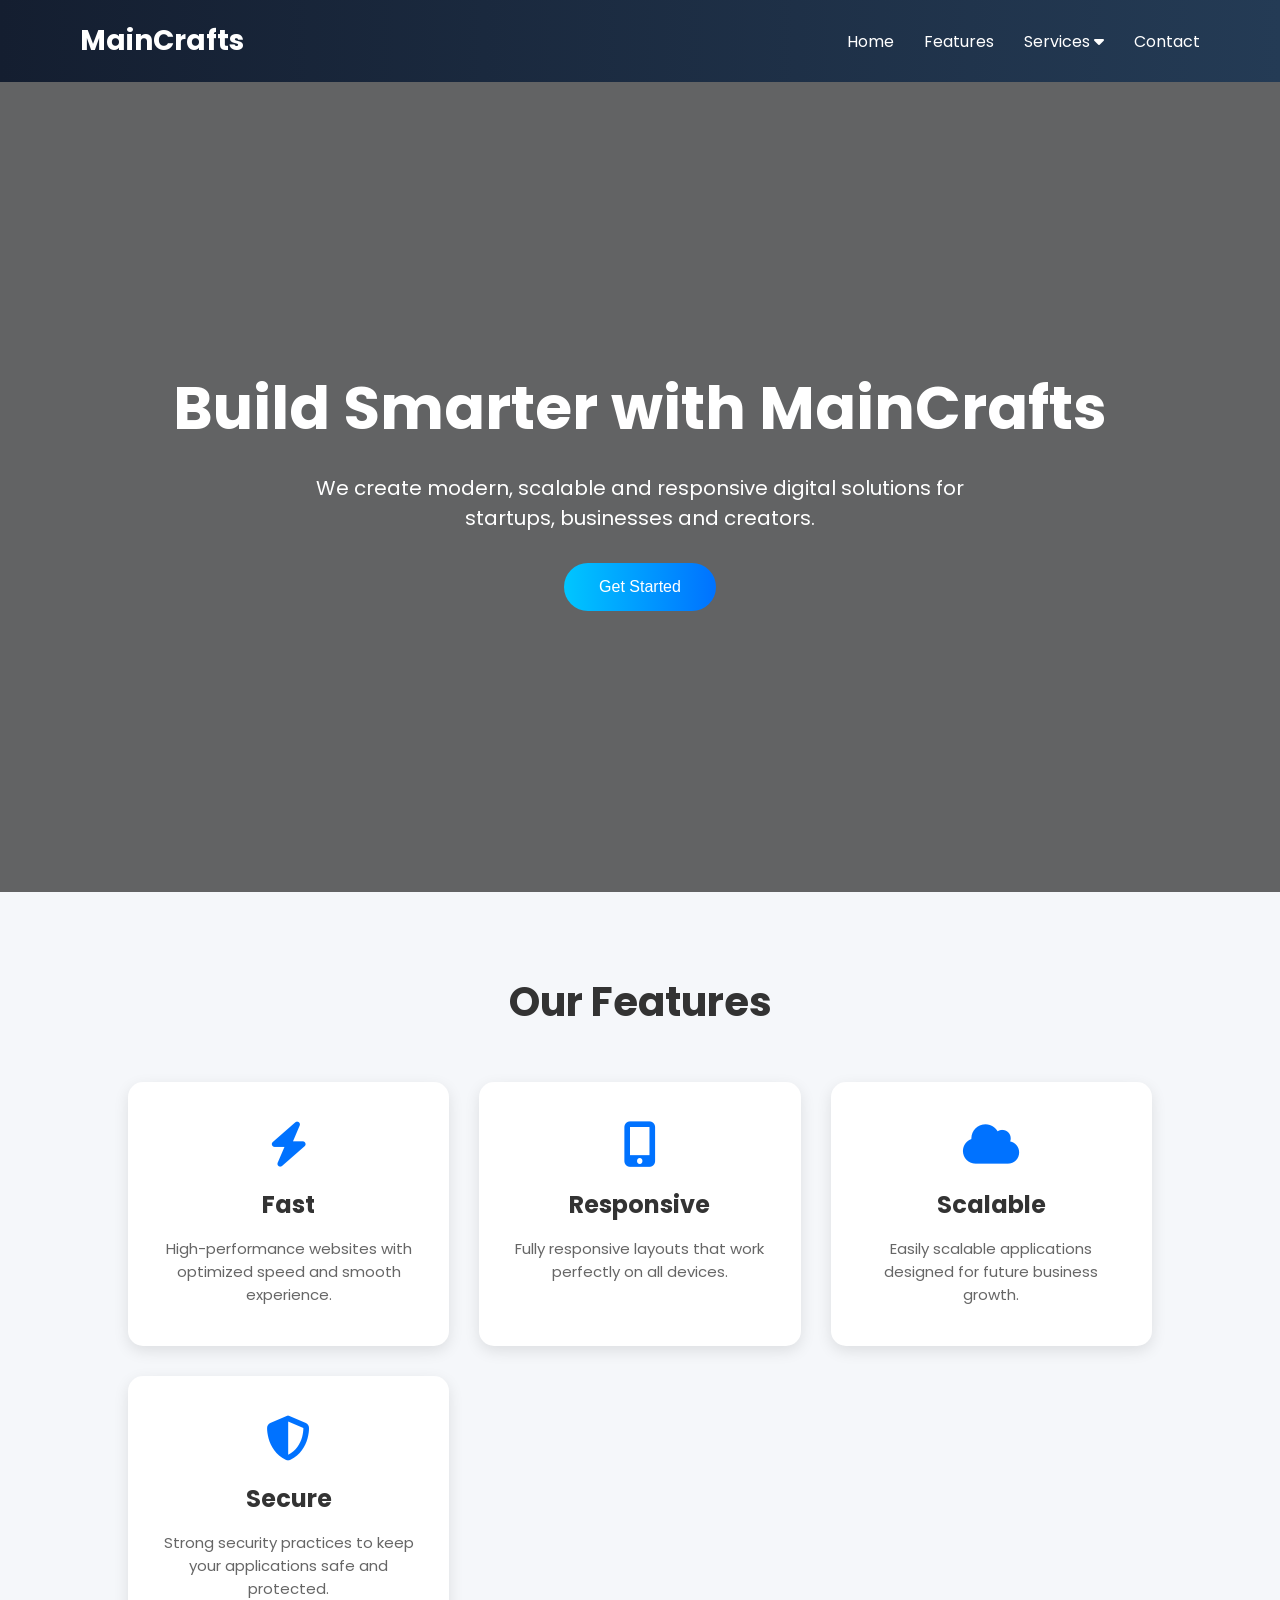
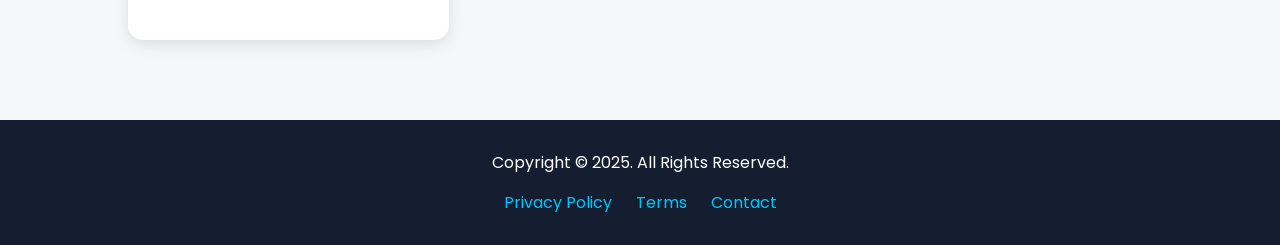
<file: Task 1 /index.html>
<!DOCTYPE html>
<html lang="en">

<head>
    <meta charset="UTF-8">
    <meta name="viewport" content="width=device-width, initial-scale=1.0">

    <title>MainCrafts Landing Page</title>

    <!-- Google Fonts -->
    <link href="https://fonts.googleapis.com/css2?family=Poppins:wght@300;400;500;600;700&display=swap"
        rel="stylesheet">

    <!-- Font Awesome -->
    <link rel="stylesheet"
        href="https://cdnjs.cloudflare.com/ajax/libs/font-awesome/6.5.1/css/all.min.css">

    <style>

        /* ================= RESET ================= */

        *{
            margin: 0;
            padding: 0;
            box-sizing: border-box;
        }

        /* ================= BODY ================= */

        body{
            font-family: 'Poppins', sans-serif;
            background: #f5f7fa;
            color: #333333;
        }

        /* ================= HEADER ================= */

        header{
            display: flex;
            justify-content: space-between;
            align-items: center;

            padding: 20px 80px;

            background: linear-gradient(to right, #141e30, #243b55);

            color: white;

            position: sticky;
            top: 0;

            z-index: 1000;
        }

        /* Logo */

        .logo{
            font-size: 28px;
            font-weight: 700;
            cursor: pointer;
        }

        /* ================= NAVIGATION ================= */

        .nav-links{
            display: flex;
            list-style: none;
            gap: 30px;
        }

        .nav-links li{
            position: relative;
        }

        .nav-links li a{
            text-decoration: none;
            color: white;
            font-size: 16px;
            transition: 0.3s;
        }

        .nav-links li a:hover{
            color: #45c0df;
        }

        /* ================= DROPDOWN ================= */

        .dropdown-menu{
            position: absolute;

            top: 35px;
            left: 0;

            background: white;

            width: 220px;

            border-radius: 10px;

            overflow: hidden;

            display: none;

            box-shadow: 0 5px 15px rgba(0,0,0,0.2);
        }

        .dropdown-menu li{
            list-style: none;
        }

        .dropdown-menu li a{
            display: block;
            padding: 12px 15px;
            color: #333;
        }

        .dropdown-menu li a:hover{
            background: #f2f2f2;
        }

        /* Show Dropdown */

        .dropdown:hover .dropdown-menu{
            display: block;
        }

        /* ================= HERO SECTION ================= */

        .hero{
            height: 90vh;

            display: flex;
            justify-content: center;
            align-items: center;

            text-align: center;

            padding: 20px;

            background:
                linear-gradient(rgba(0,0,0,0.6),
                rgba(0,0,0,0.6)),
                url('https://images.unsplash.com/photo-1498050108023-c5249f4df085');

            background-size: cover;
            background-position: center;

            color: white;
        }

        .hero-content h1{
            font-size: 60px;
            margin-bottom: 20px;
        }

        .hero-content p{
            font-size: 20px;
            max-width: 700px;
            margin: auto;
            margin-bottom: 30px;
        }

        /* Button */

        .hero-content button{
            padding: 15px 35px;

            border: none;
            border-radius: 50px;

            background: linear-gradient(to right, #00c6ff, #0072ff);

            color: white;

            font-size: 16px;

            cursor: pointer;

            transition: 0.3s;
        }

        .hero-content button:hover{
            transform: scale(1.05);
        }

        /* ================= FEATURES SECTION ================= */

        .features{
            padding: 80px 10%;
            text-align: center;
        }

        .features h2{
            font-size: 40px;
            margin-bottom: 50px;
        }

        .feature-container{
            display: grid;

            grid-template-columns: repeat(auto-fit, minmax(250px,1fr));

            gap: 30px;
        }

        /* Cards */

        .card{
            background: white;

            padding: 40px 25px;

            border-radius: 15px;

            box-shadow: 0 5px 15px rgba(0,0,0,0.1);

            transition: 0.3s;
        }

        .card:hover{
            transform: translateY(-10px);
        }

        /* Icons */

        .card i{
            font-size: 45px;

            margin-bottom: 20px;

            color: #0072ff;
        }

        /* Card Title */

        .card h3{
            margin-bottom: 15px;
            font-size: 24px;
        }

        /* Card Text */

        .card p{
            color: #666;
            font-size: 15px;
        }

        /* ================= FOOTER ================= */

        footer{
            background: #141e30;

            color: white;

            text-align: center;

            padding: 30px 20px;
        }

        .footer-links{
            margin-top: 15px;
        }

        .footer-links a{
            color: #00c6ff;

            text-decoration: none;

            margin: 0 10px;
        }

        .footer-links a:hover{
            text-decoration: underline;
        }

        /* ================= RESPONSIVE ================= */

       @media(max-width:768px){

    /* HEADER */

    header{
        flex-direction: column;
        align-items: center;

        padding: 15px 20px;
    }

    /* NAVBAR */

    .nav-links{
        flex-direction: column;

        gap: 15px;

        margin-top: 15px;

        text-align: center;
    }

    /* HERO SECTION */

    .hero{
        height: auto;

        padding: 100px 20px;
    }

    .hero-content h1{
        font-size: 34px;

        line-height: 1.3;
    }

    .hero-content p{
        font-size: 16px;

        padding: 0 10px;
    }

    /* BUTTON */

    .hero-content button{
        width: 100%;

        max-width: 250px;
    }

    /* FEATURES */

    .features{
        padding: 60px 20px;
    }

    .features h2{
        font-size: 30px;
    }

    .feature-container{
        grid-template-columns: 1fr;
    }

    /* CARDS */

    .card{
        padding: 30px 20px;
    }

    /* FOOTER */

    .footer-links{
        display: flex;

        flex-direction: column;

        gap: 10px;
    }

}

    </style>

</head>

<body>

    <!-- ================= HEADER ================= -->

    <header>

        <div class="logo">
            MainCrafts
        </div>

        <nav>

            <ul class="nav-links">

                <li><a href="#">Home</a></li>

                <li><a href="#features">Features</a></li>

                <!-- Dropdown -->

                <li class="dropdown">

                    <a href="#">
                        Services
                        <i class="fa-solid fa-caret-down"></i>
                    </a>

                    <ul class="dropdown-menu">

                        <li><a href="#">Web Development</a></li>

                        <li><a href="#">App Development</a></li>

                        <li><a href="#">UI/UX Design</a></li>

                        <li><a href="#">SEO Optimization</a></li>

                    </ul>

                </li>

                <li><a href="#footer">Contact</a></li>

            </ul>

        </nav>

    </header>

    <!-- ================= HERO SECTION ================= -->

    <section class="hero">

        <div class="hero-content">

            <h1>Build Smarter with MainCrafts</h1>

            <p>
                We create modern, scalable and responsive digital solutions
                for startups, businesses and creators.
            </p>

            <button>Get Started</button>

        </div>

    </section>

    <!-- ================= FEATURES SECTION ================= -->

    <section class="features" id="features">

        <h2>Our Features</h2>

        <div class="feature-container">

            <!-- Card 1 -->

            <div class="card">

                <i class="fa-solid fa-bolt"></i>

                <h3>Fast</h3>

                <p>
                    High-performance websites with optimized speed and smooth experience.
                </p>

            </div>

            <!-- Card 2 -->

            <div class="card">

                <i class="fa-solid fa-mobile-screen-button"></i>

                <h3>Responsive</h3>

                <p>
                    Fully responsive layouts that work perfectly on all devices.
                </p>

            </div>

            <!-- Card 3 -->

            <div class="card">

                <i class="fa-solid fa-cloud"></i>

                <h3>Scalable</h3>

                <p>
                    Easily scalable applications designed for future business growth.
                </p>

            </div>

            <!-- Card 4 -->

            <div class="card">

                <i class="fa-solid fa-shield-halved"></i>

                <h3>Secure</h3>

                <p>
                    Strong security practices to keep your applications safe and protected.
                </p>

            </div>

        </div>

    </section>

    <!-- ================= FOOTER ================= -->

    <footer id="footer">

        <p>Copyright © 2025. All Rights Reserved.</p>

        <div class="footer-links">

            <a href="#">Privacy Policy</a>

            <a href="#">Terms</a>

            <a href="#">Contact</a>

        </div>

    </footer>

</body>

</html>
</file>
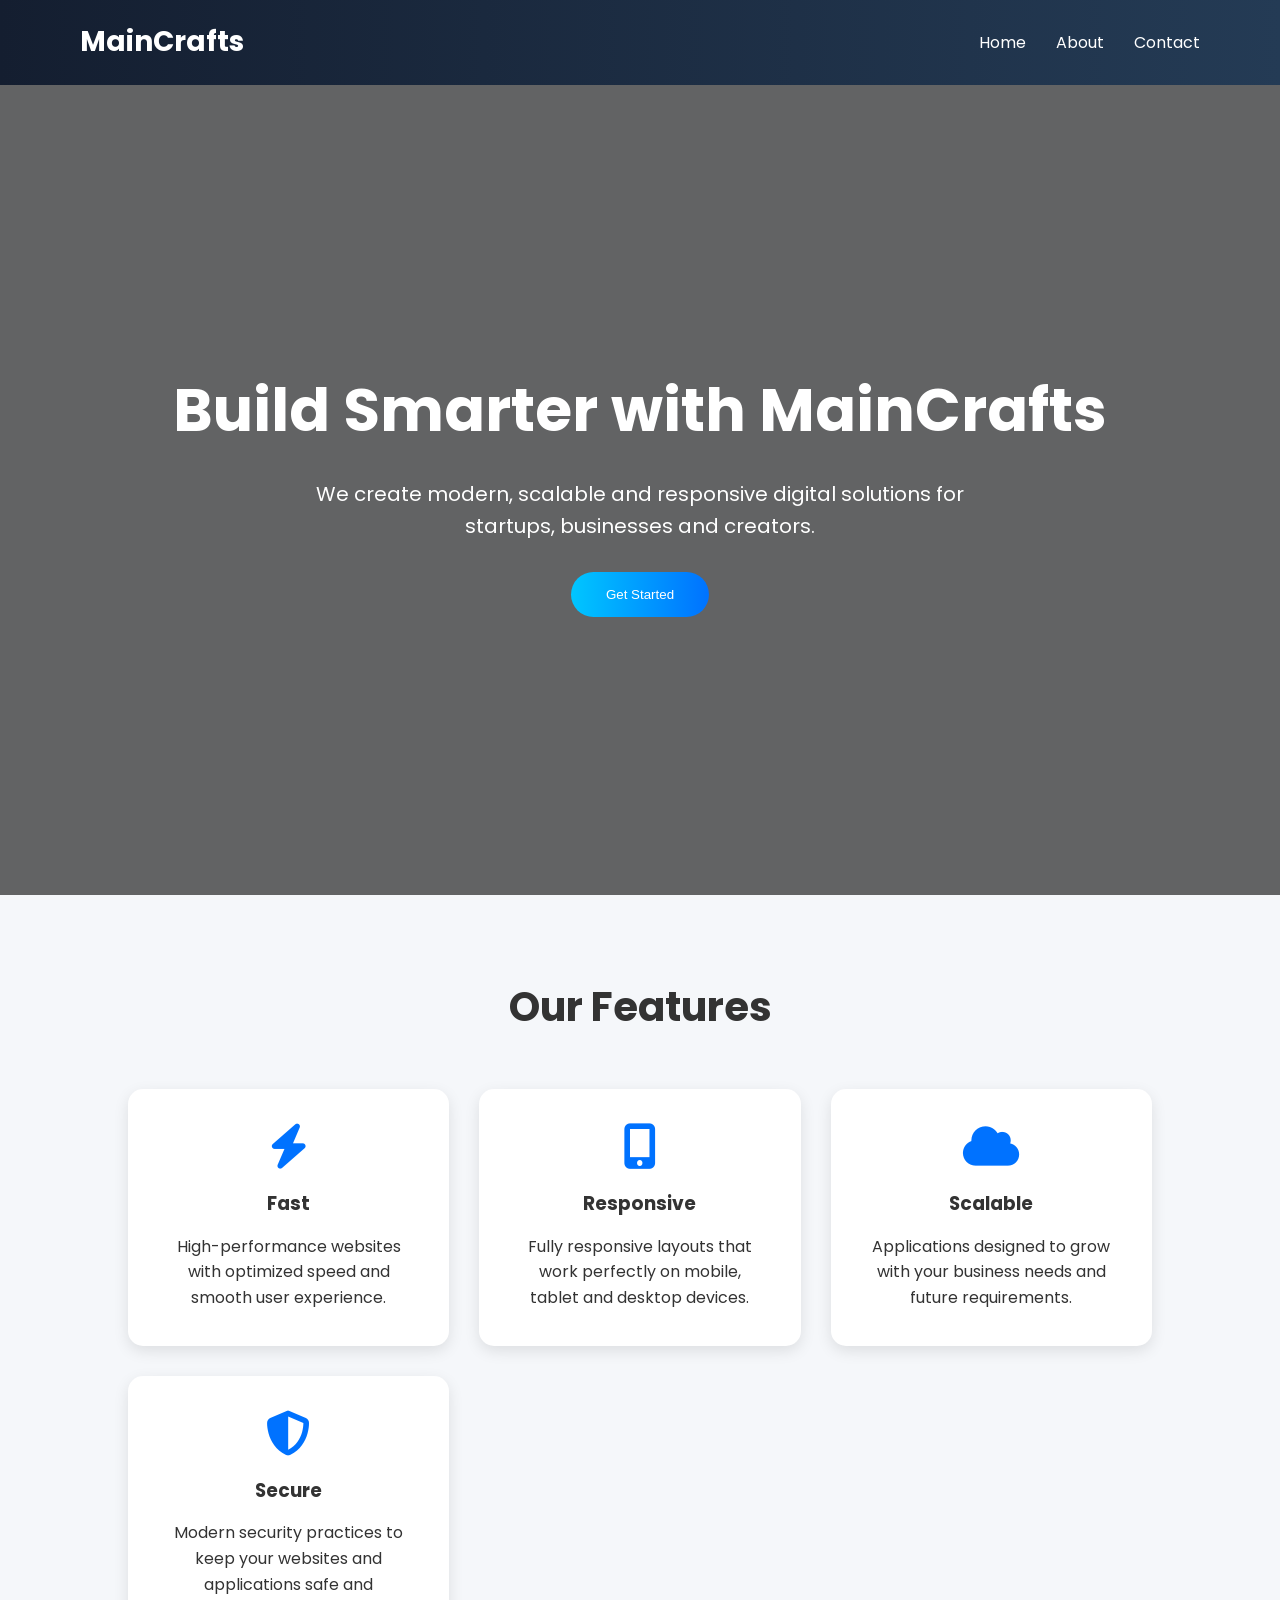
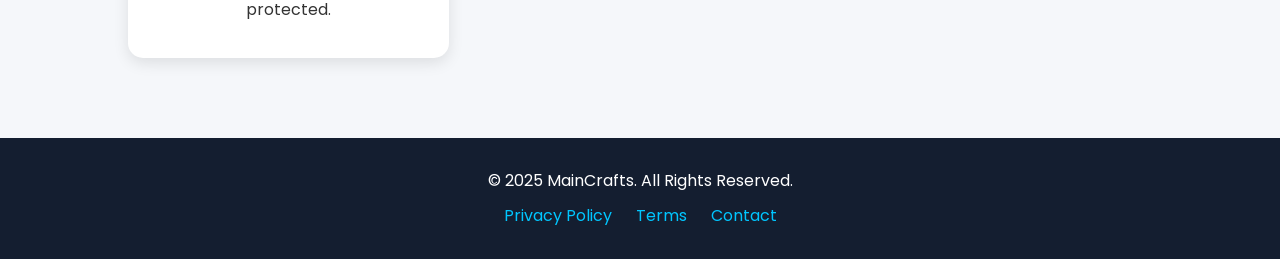
<file: Task 2/index.html>
<!DOCTYPE html>
<html lang="en">

<head>

<meta charset="UTF-8">
<meta name="viewport" content="width=device-width, initial-scale=1.0">

<title>MainCrafts - Home</title>

<link href="https://fonts.googleapis.com/css2?family=Poppins:wght@300;400;500;600;700&display=swap" rel="stylesheet">

<link rel="stylesheet"
href="https://cdnjs.cloudflare.com/ajax/libs/font-awesome/6.5.1/css/all.min.css">

<link rel="stylesheet" href="style.css">

</head>

<body>

<!-- HEADER -->

<header>

<div class="logo">
MainCrafts
</div>

<nav>

<ul class="nav-links">

<li><a href="index.html">Home</a></li>

<li><a href="about.html">About</a></li>

<li><a href="contact.html">Contact</a></li>

</ul>

</nav>

</header>

<!-- HERO SECTION -->

<section class="hero">

<div class="hero-content">

<h1>Build Smarter with MainCrafts</h1>

<p>
We create modern, scalable and responsive digital solutions
for startups, businesses and creators.
</p>

<button>Get Started</button>

</div>

</section>

<!-- FEATURES SECTION -->

<section class="features">

<h2>Our Features</h2>

<div class="feature-container">

<div class="card">

<i class="fa-solid fa-bolt"></i>

<h3>Fast</h3>

<p>
High-performance websites with optimized speed and smooth
user experience.
</p>

</div>

<div class="card">

<i class="fa-solid fa-mobile-screen-button"></i>

<h3>Responsive</h3>

<p>
Fully responsive layouts that work perfectly on mobile,
tablet and desktop devices.
</p>

</div>

<div class="card">

<i class="fa-solid fa-cloud"></i>

<h3>Scalable</h3>

<p>
Applications designed to grow with your business needs
and future requirements.
</p>

</div>

<div class="card">

<i class="fa-solid fa-shield-halved"></i>

<h3>Secure</h3>

<p>
Modern security practices to keep your websites and
applications safe and protected.
</p>

</div>

</div>

</section>

<!-- FOOTER -->

<footer>

<p>© 2025 MainCrafts. All Rights Reserved.</p>

<div class="footer-links">

<a href="#">Privacy Policy</a>

<a href="#">Terms</a>

<a href="contact.html">Contact</a>

</div>

</footer>

</body>

</html>
</file>
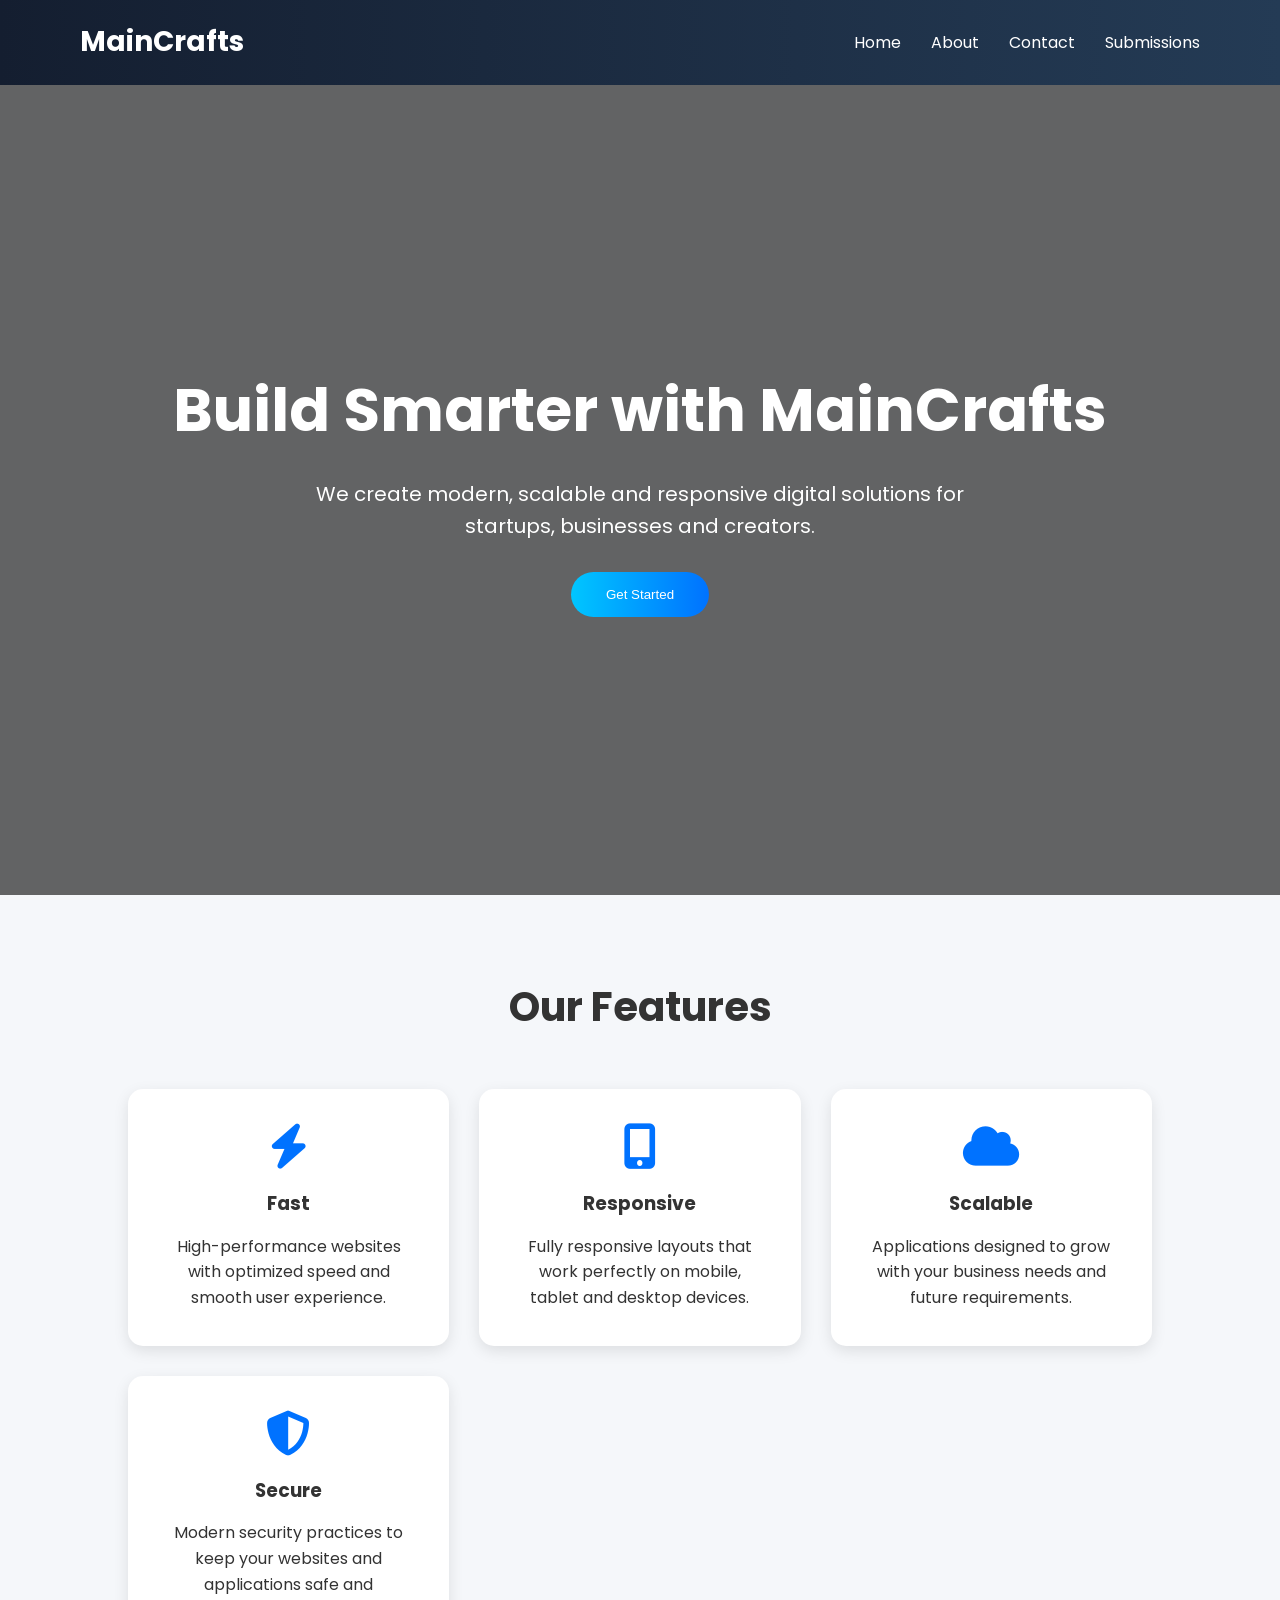
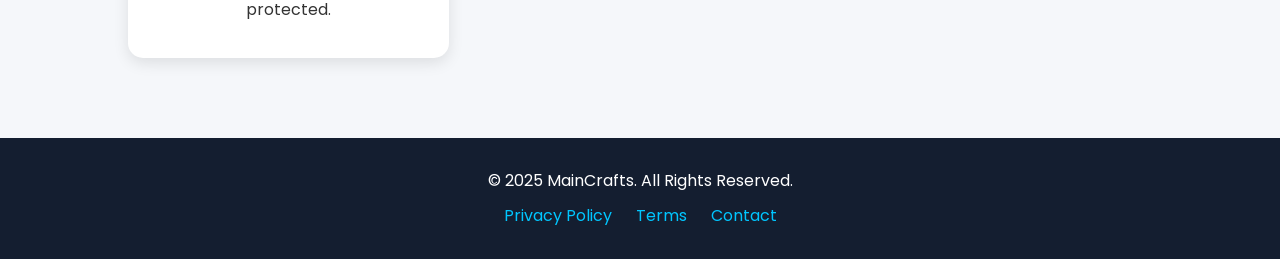
<file: Task 3/index.html>
<!DOCTYPE html>
<html lang="en">

<head>

<meta charset="UTF-8">
<meta name="viewport" content="width=device-width, initial-scale=1.0">

<title>MainCrafts - Home</title>

<link href="https://fonts.googleapis.com/css2?family=Poppins:wght@300;400;500;600;700&display=swap" rel="stylesheet">

<link rel="stylesheet"
href="https://cdnjs.cloudflare.com/ajax/libs/font-awesome/6.5.1/css/all.min.css">

<link rel="stylesheet" href="style.css">

</head>

<body>

<!-- HEADER -->

<header>

<div class="logo">
MainCrafts
</div>

<nav>

<ul class="nav-links">

<li><a href="index.html">Home</a></li>

<li><a href="about.html">About</a></li>

<li><a href="contact.html">Contact</a></li>

<li><a href="submissions.html">Submissions</a></li>

</ul>

</nav>

</header>

<!-- HERO SECTION -->

<section class="hero">

<div class="hero-content">

<h1>Build Smarter with MainCrafts</h1>

<p>
We create modern, scalable and responsive digital solutions
for startups, businesses and creators.
</p>

<button>Get Started</button>

</div>

</section>

<!-- FEATURES SECTION -->

<section class="features">

<h2>Our Features</h2>

<div class="feature-container">

<div class="card">

<i class="fa-solid fa-bolt"></i>

<h3>Fast</h3>

<p>
High-performance websites with optimized speed and smooth
user experience.
</p>

</div>

<div class="card">

<i class="fa-solid fa-mobile-screen-button"></i>

<h3>Responsive</h3>

<p>
Fully responsive layouts that work perfectly on mobile,
tablet and desktop devices.
</p>

</div>

<div class="card">

<i class="fa-solid fa-cloud"></i>

<h3>Scalable</h3>

<p>
Applications designed to grow with your business needs
and future requirements.
</p>

</div>

<div class="card">

<i class="fa-solid fa-shield-halved"></i>

<h3>Secure</h3>

<p>
Modern security practices to keep your websites and
applications safe and protected.
</p>

</div>

</div>

</section>

<!-- FOOTER -->

<footer>

<p>© 2025 MainCrafts. All Rights Reserved.</p>

<div class="footer-links">

<a href="#">Privacy Policy</a>

<a href="#">Terms</a>

<a href="contact.html">Contact</a>

</div>

</footer>

</body>

</html>
</file>
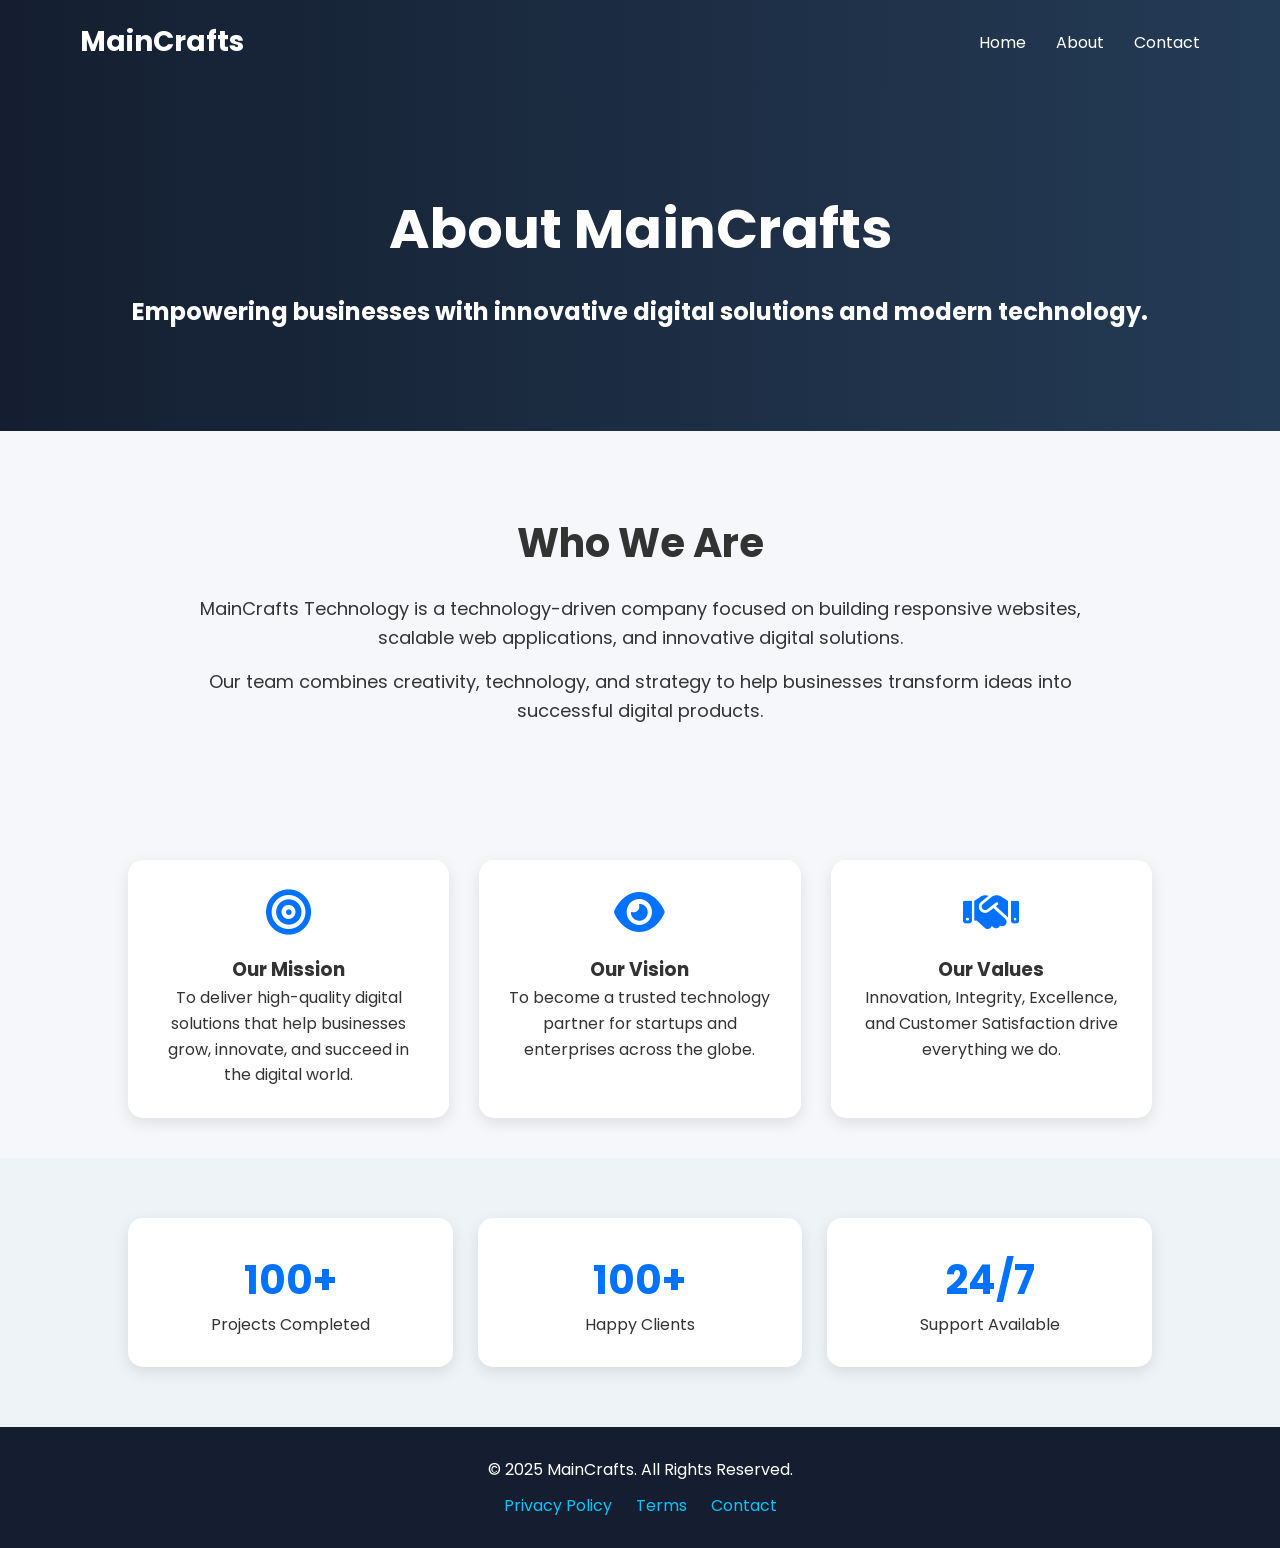
<file: Task 2/about.html>
<!DOCTYPE html>
<html lang="en">

<head>

<meta charset="UTF-8">
<meta name="viewport" content="width=device-width, initial-scale=1.0">

<title>MainCrafts - About</title>

<link href="https://fonts.googleapis.com/css2?family=Poppins:wght@300;400;500;600;700&display=swap" rel="stylesheet">

<link rel="stylesheet"
href="https://cdnjs.cloudflare.com/ajax/libs/font-awesome/6.5.1/css/all.min.css">

<link rel="stylesheet" href="style.css">

</head>

<body>

<!-- HEADER -->

<header>

<div class="logo">
MainCrafts
</div>

<nav>

<ul class="nav-links">

<li><a href="index.html">Home</a></li>

<li><a href="about.html">About</a></li>

<li><a href="contact.html">Contact</a></li>

</ul>

</nav>

</header>

<!-- ABOUT HERO -->

<section class="about-hero">

<h1>About MainCrafts</h1>

<p>
<h2> Empowering businesses with innovative digital solutions and modern technology.</h2>
</p>

</section>

<!-- ABOUT CONTENT -->

<section class="about-content">

<div class="about-text">

<h2>Who We Are</h2>

<p>
MainCrafts Technology is a technology-driven company focused on building
responsive websites, scalable web applications, and innovative digital solutions.
</p>

<p>
Our team combines creativity, technology, and strategy to help businesses
transform ideas into successful digital products.
</p>

</div>

</section>

<!-- MISSION VISION VALUES -->

<section class="mission-section">

<div class="mission-card">

<i class="fa-solid fa-bullseye"></i>

<h3>Our Mission</h3>

<p>
To deliver high-quality digital solutions that help businesses grow,
innovate, and succeed in the digital world.
</p>

</div>

<div class="mission-card">

<i class="fa-solid fa-eye"></i>

<h3>Our Vision</h3>

<p>
To become a trusted technology partner for startups and enterprises
across the globe.
</p>

</div>

<div class="mission-card">

<i class="fa-solid fa-handshake"></i>

<h3>Our Values</h3>

<p>
Innovation, Integrity, Excellence, and Customer Satisfaction drive
everything we do.
</p>

</div>

</section>

<!-- STATISTICS -->

<section class="stats-section">

<div class="stat-box">

<h2>100+</h2>

<p>Projects Completed</p>

</div>

<div class="stat-box">

<h2>100+</h2>

<p>Happy Clients</p>

</div>

<div class="stat-box">

<h2>24/7</h2>

<p>Support Available</p>

</div>

</section>

<!-- FOOTER -->

<footer>

<p>© 2025 MainCrafts. All Rights Reserved.</p>

<div class="footer-links">

<a href="#">Privacy Policy</a>

<a href="#">Terms</a>

<a href="contact.html">Contact</a>

</div>

</footer>

</body>

</html>
</file>
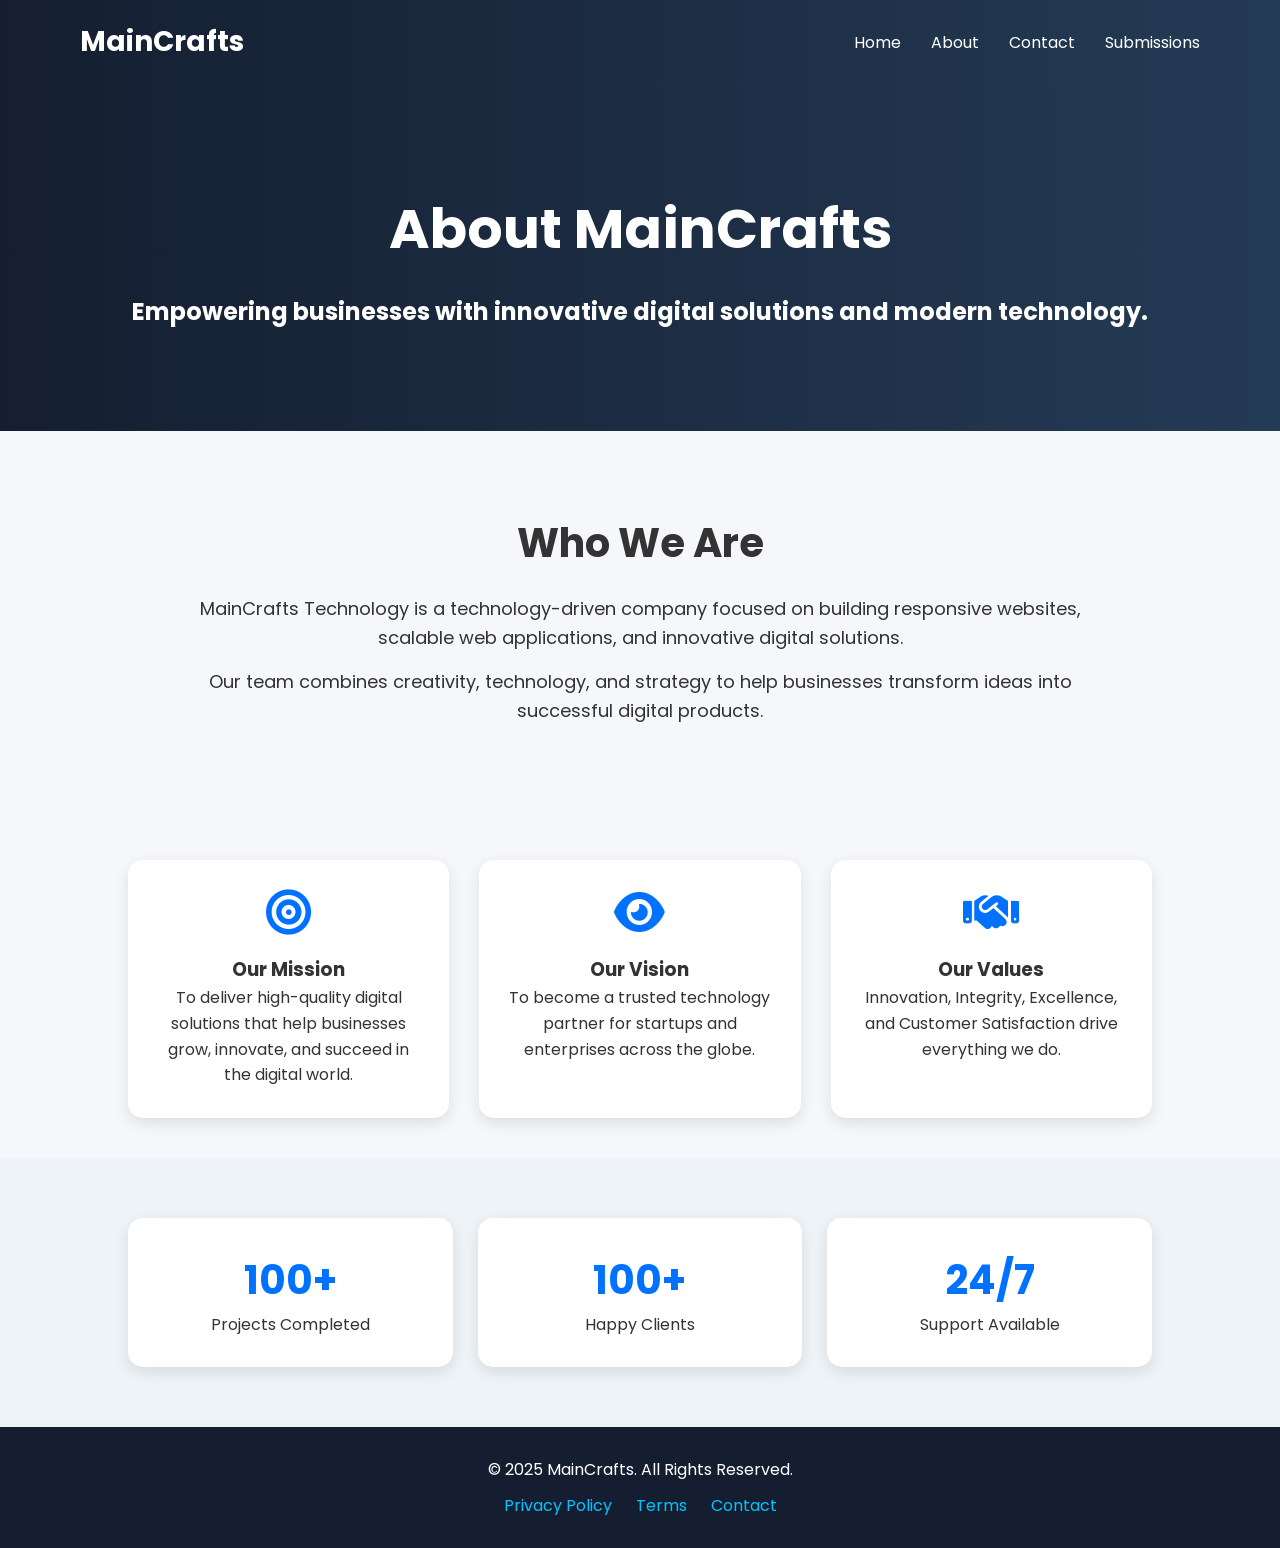
<file: Task 3/about.html>
<!DOCTYPE html>
<html lang="en">

<head>

<meta charset="UTF-8">
<meta name="viewport" content="width=device-width, initial-scale=1.0">

<title>MainCrafts - About</title>

<link href="https://fonts.googleapis.com/css2?family=Poppins:wght@300;400;500;600;700&display=swap" rel="stylesheet">

<link rel="stylesheet"
href="https://cdnjs.cloudflare.com/ajax/libs/font-awesome/6.5.1/css/all.min.css">

<link rel="stylesheet" href="style.css">

</head>

<body>

<!-- HEADER -->

<header>

<div class="logo">
MainCrafts
</div>

<nav>

<ul class="nav-links">

<li><a href="index.html">Home</a></li>

<li><a href="about.html">About</a></li>

<li><a href="contact.html">Contact</a></li>

<li><a href="submissions.html">Submissions</a></li>

</ul>

</nav>

</header>

<!-- ABOUT HERO -->

<section class="about-hero">

<h1>About MainCrafts</h1>

<p>
<h2> Empowering businesses with innovative digital solutions and modern technology.</h2>
</p>

</section>

<!-- ABOUT CONTENT -->

<section class="about-content">

<div class="about-text">

<h2>Who We Are</h2>

<p>
MainCrafts Technology is a technology-driven company focused on building
responsive websites, scalable web applications, and innovative digital solutions.
</p>

<p>
Our team combines creativity, technology, and strategy to help businesses
transform ideas into successful digital products.
</p>

</div>

</section>

<!-- MISSION VISION VALUES -->

<section class="mission-section">

<div class="mission-card">

<i class="fa-solid fa-bullseye"></i>

<h3>Our Mission</h3>

<p>
To deliver high-quality digital solutions that help businesses grow,
innovate, and succeed in the digital world.
</p>

</div>

<div class="mission-card">

<i class="fa-solid fa-eye"></i>

<h3>Our Vision</h3>

<p>
To become a trusted technology partner for startups and enterprises
across the globe.
</p>

</div>

<div class="mission-card">

<i class="fa-solid fa-handshake"></i>

<h3>Our Values</h3>

<p>
Innovation, Integrity, Excellence, and Customer Satisfaction drive
everything we do.
</p>

</div>

</section>

<!-- STATISTICS -->

<section class="stats-section">

<div class="stat-box">

<h2>100+</h2>

<p>Projects Completed</p>

</div>

<div class="stat-box">

<h2>100+</h2>

<p>Happy Clients</p>

</div>

<div class="stat-box">

<h2>24/7</h2>

<p>Support Available</p>

</div>

</section>

<!-- FOOTER -->

<footer>

<p>© 2025 MainCrafts. All Rights Reserved.</p>

<div class="footer-links">

<a href="#">Privacy Policy</a>

<a href="#">Terms</a>

<a href="contact.html">Contact</a>

</div>

</footer>

</body>

</html>
</file>
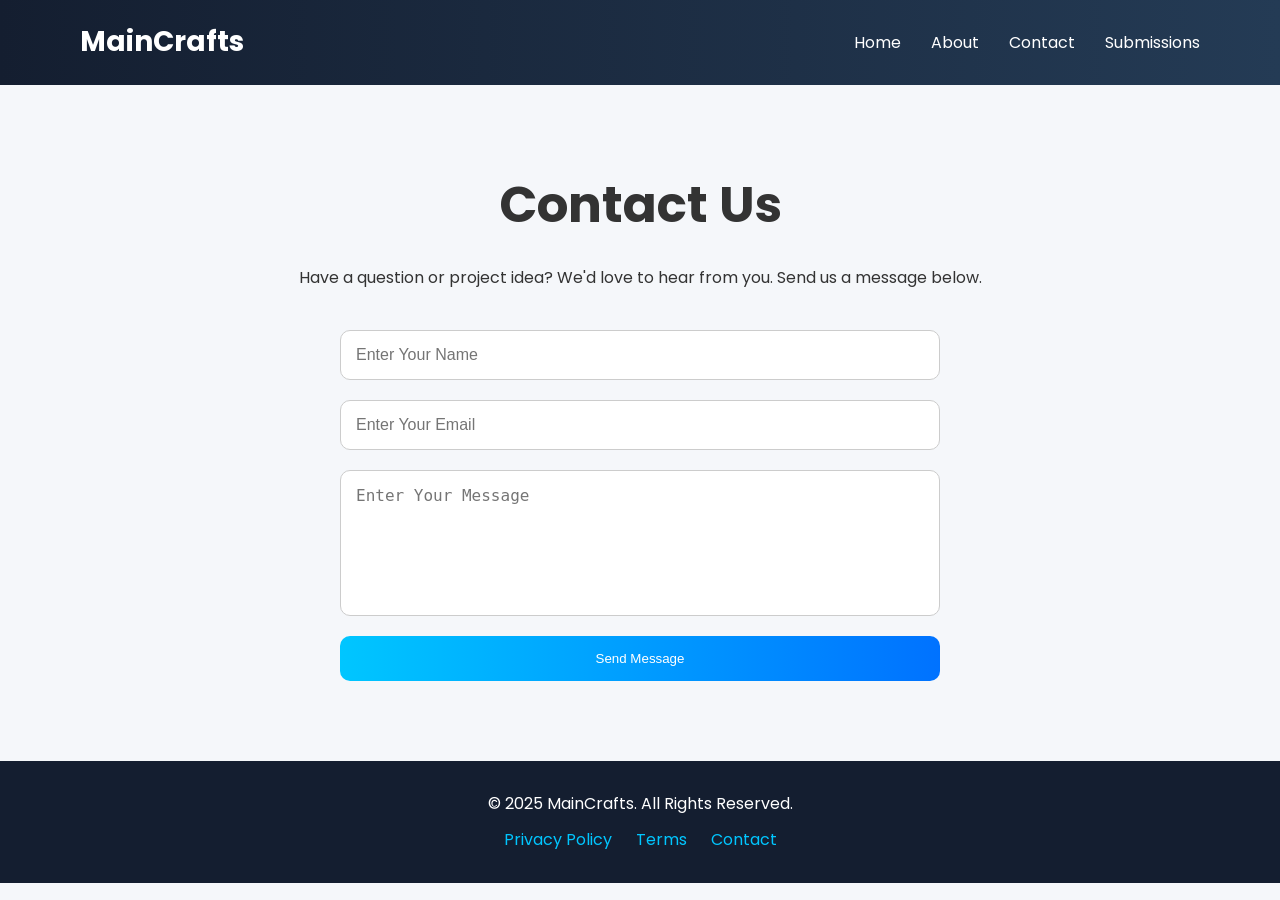
<file: Task 3/contact.html>
<!DOCTYPE html>
<html lang="en">

<head>

<meta charset="UTF-8">
<meta name="viewport" content="width=device-width, initial-scale=1.0">

<title>MainCrafts - Contact</title>

<link href="https://fonts.googleapis.com/css2?family=Poppins:wght@300;400;500;600;700&display=swap" rel="stylesheet">

<link rel="stylesheet" href="style.css">

</head>

<body>

<!-- HEADER -->

<header>

<div class="logo">
MainCrafts
</div>

<nav>

<ul class="nav-links">

<li><a href="index.html">Home</a></li>

<li><a href="about.html">About</a></li>

<li><a href="contact.html">Contact</a></li>

<li><a href="submissions.html">Submissions</a></li>

</ul>

</nav>

</header>

<!-- CONTACT SECTION -->

<section class="contact">

<h1>Contact Us</h1>

<p>
Have a question or project idea? We'd love to hear from you.
Send us a message below.
</p>

<form id="contactForm">

<input
type="text"
id="name"
placeholder="Enter Your Name">

<input
type="email"
id="email"
placeholder="Enter Your Email">

<textarea
id="message"
rows="6"
placeholder="Enter Your Message"></textarea>

<button type="submit">
Send Message
</button>

</form>

</section>

<!-- FOOTER -->

<footer>

<p>© 2025 MainCrafts. All Rights Reserved.</p>

<div class="footer-links">

<a href="#">Privacy Policy</a>

<a href="#">Terms</a>

<a href="contact.html">Contact</a>

</div>

</footer>

<!-- JAVASCRIPT VALIDATION -->

<script>

function validateForm(){

let name =
document.getElementById("name").value.trim();

let email =
document.getElementById("email").value.trim();

let message =
document.getElementById("message").value.trim();

if(name === ""){

alert("Please enter your name");

return false;

}

if(email === ""){

alert("Please enter your email");

return false;

}

if(message === ""){

alert("Please enter your message");

return false;

}

alert("Form submitted successfully!");

return true;

}

</script>

<script>

document.getElementById("contactForm")
.addEventListener("submit", function(event){

event.preventDefault();

let name =
document.getElementById("name").value.trim();

let email =
document.getElementById("email").value.trim();

let message =
document.getElementById("message").value.trim();

if(name === "" || email === "" || message === ""){

alert("Please fill all fields");

return;

}

let now = new Date();

let submission = {

name:name,
email:email,
message:message,

date: now.toLocaleDateString(),

time: now.toLocaleTimeString()

};

/* MULTIPLE SUBMISSIONS */

let submissions =
JSON.parse(
localStorage.getItem("submissions")
) || [];

submissions.push(submission);

localStorage.setItem(
"submissions",
JSON.stringify(submissions)
);

/* SUBMISSION COUNTER */

localStorage.setItem(
"submissionCount",
submissions.length
);

alert("Submission Saved Successfully!");

window.location.href =
"submissions.html";

});

</script>

</body>

</html>
</file>
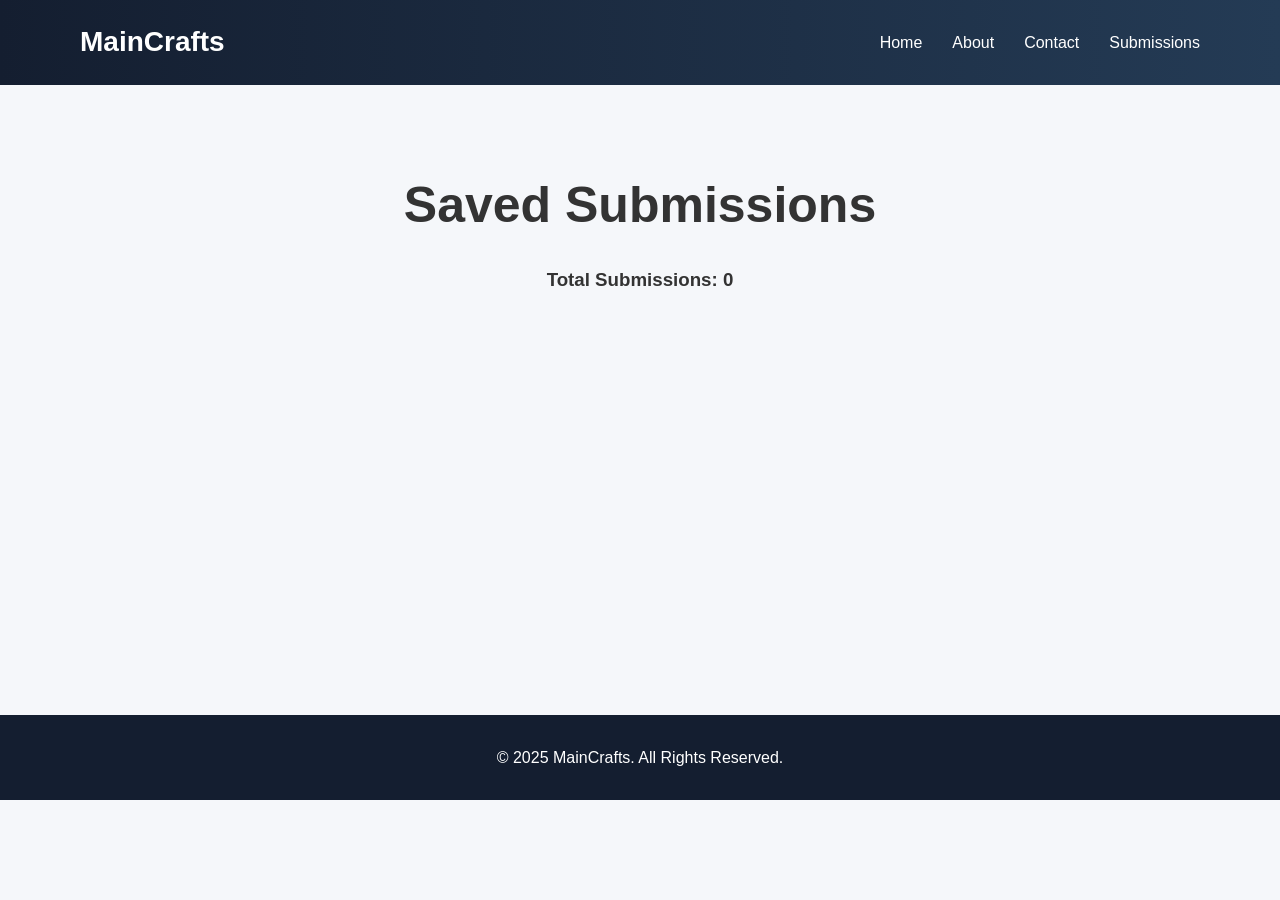
<file: Task 3/submissions.html>
<!DOCTYPE html>
<html lang="en">

<head>

<meta charset="UTF-8">
<meta name="viewport"
content="width=device-width, initial-scale=1.0">

<title>Submissions</title>

<link rel="stylesheet" href="style.css">

</head>

<body>

<header>

<div class="logo">
MainCrafts
</div>

<nav>

<ul class="nav-links">

<li><a href="index.html">Home</a></li>

<li><a href="about.html">About</a></li>

<li><a href="contact.html">Contact</a></li>

<li><a href="submissions.html">Submissions</a></li>


</ul>

</nav>

</header>

<section class="contact">

    <h1>Saved Submissions</h1>

    <h3>
        Total Submissions:
        <span id="count"></span>
    </h3>

    <div id="submissionContainer"></div>

</section>

<script>

let submissions =
JSON.parse(localStorage.getItem("submissions")) || [];

document.getElementById("count").innerText =
submissions.length;

let html = "";

submissions.forEach(function(data){

html += `

<div class="submission-card">

    <h3>👤 ${data.name}</h3>

    <p><strong>Email:</strong> ${data.email}</p>

    <p><strong>Message:</strong> ${data.message}</p>

    <p>📅 ${data.date}</p>

    <p>⏰ ${data.time}</p>

</div>

`;

});

document.getElementById("submissionContainer")
.innerHTML = html;

</script>

<footer>

<p>© 2025 MainCrafts. All Rights Reserved.</p>

</footer>

</body>

</html>
</file>
<file: Task 2/style.css>
/* =========================
   GLOBAL STYLES
========================= */

*{
    margin:0;
    padding:0;
    box-sizing:border-box;
}

body{
    font-family:'Poppins',sans-serif;
    background:#f5f7fa;
    color:#333;
    line-height:1.6;
}

/* =========================
   HEADER
========================= */

header{
    display:flex;
    justify-content:space-between;
    align-items:center;
    padding:20px 80px;
    background:linear-gradient(to right,#141e30,#243b55);
    color:white;
    position:sticky;
    top:0;
    z-index:1000;
}

.logo{
    font-size:28px;
    font-weight:700;
}

/* =========================
   NAVBAR
========================= */

.nav-links{
    display:flex;
    list-style:none;
    gap:30px;
}

.nav-links li{
    position:relative;
}

.nav-links a{
    text-decoration:none;
    color:white;
    transition:0.3s;
}

.nav-links a:hover{
    color:#00c6ff;
}

/* =========================
   HERO SECTION
========================= */

.hero{
    height:90vh;

    display:flex;
    justify-content:center;
    align-items:center;

    text-align:center;

    background:
    linear-gradient(
        rgba(0,0,0,0.6),
        rgba(0,0,0,0.6)
    ),
    url("https://images.unsplash.com/photo-1498050108023-c5249f4df085");

    background-size:cover;
    background-position:center;

    color:white;
}

.hero-content h1{
    font-size:60px;
    margin-bottom:20px;
}

.hero-content p{
    font-size:20px;
    max-width:700px;
    margin:auto;
    margin-bottom:30px;
}

.hero-content button{
    padding:15px 35px;
    border:none;
    border-radius:50px;
    background:linear-gradient(to right,#00c6ff,#0072ff);
    color:white;
    cursor:pointer;
    transition:0.3s;
}

.hero-content button:hover{
    transform:scale(1.05);
}

/* =========================
   FEATURES
========================= */

.features{
    padding:80px 10%;
    text-align:center;
}

.features h2{
    font-size:40px;
    margin-bottom:50px;
}

.feature-container{
    display:grid;
    grid-template-columns:repeat(auto-fit,minmax(250px,1fr));
    gap:30px;
}

.card{
    background:white;
    padding:35px;
    border-radius:15px;
    box-shadow:0 5px 15px rgba(0,0,0,0.1);
    transition:0.3s;
}

.card:hover{
    transform:translateY(-10px);
}

.card i{
    font-size:45px;
    color:#0072ff;
    margin-bottom:20px;
}

.card h3{
    margin-bottom:15px;
}

/* =========================
   ABOUT PAGE
========================= */

.about-hero{
    background:linear-gradient(to right,#141e30,#243b55);
    color:white;
    text-align:center;
    padding:100px 20px;
}

.about-hero h1{
    font-size:55px;
    margin-bottom:20px;
}

.about-content{
    padding:80px 10%;
    text-align:center;
}

.about-text h2{
    font-size:40px;
    margin-bottom:20px;
}

.about-text p{
    max-width:900px;
    margin:15px auto;
    font-size:18px;
}

.mission-section{
    padding:40px 10%;
    display:grid;
    grid-template-columns:repeat(auto-fit,minmax(250px,1fr));
    gap:30px;
}

.mission-card{
    background:white;
    padding:30px;
    border-radius:15px;
    text-align:center;
    box-shadow:0 5px 15px rgba(0,0,0,0.1);
    transition:0.3s;
}

.mission-card:hover{
    transform:translateY(-10px);
}

.mission-card i{
    font-size:45px;
    color:#0072ff;
    margin-bottom:20px;
}

.stats-section{
    padding:60px 10%;
    background:#eef3f8;
    display:grid;
    grid-template-columns:repeat(auto-fit,minmax(200px,1fr));
    gap:25px;
}

.stat-box{
    background:white;
    padding:30px;
    border-radius:15px;
    text-align:center;
    box-shadow:0 5px 15px rgba(0,0,0,0.1);
}

.stat-box h2{
    color:#0072ff;
    font-size:40px;
}

/* =========================
   CONTACT PAGE
========================= */

.contact{
    padding:80px 10%;
    text-align:center;
    min-height:70vh;
}

.contact h1{
    font-size:50px;
    margin-bottom:20px;
}

.contact p{
    margin-bottom:40px;
}

form{
    max-width:600px;
    margin:auto;
    display:flex;
    flex-direction:column;
    gap:20px;
}

input,
textarea{
    padding:15px;
    border:1px solid #ccc;
    border-radius:10px;
    font-size:16px;
}

textarea{
    resize:none;
}

form button{
    padding:15px;
    border:none;
    border-radius:10px;
    background:linear-gradient(to right,#00c6ff,#0072ff);
    color:white;
    cursor:pointer;
}

/* =========================
   FOOTER
========================= */

footer{
    background:#141e30;
    color:white;
    text-align:center;
    padding:30px;
}

.footer-links{
    margin-top:10px;
}

.footer-links a{
    color:#00c6ff;
    text-decoration:none;
    margin:0 10px;
}

.footer-links a:hover{
    text-decoration:underline;
}

/* =========================
   RESPONSIVE
========================= */

@media(max-width:768px){

    header{
        flex-direction:column;
        gap:20px;
        padding:20px;
    }

    .nav-links{
        flex-direction:column;
        align-items:center;
    }

    .hero-content h1{
        font-size:38px;
    }

    .hero-content p{
        font-size:16px;
    }

    .about-hero h1,
    .contact h1{
        font-size:35px;
    }

    .about-text h2{
        font-size:30px;
    }

}
</file>
<file: Task 3/style.css>
/* =========================
   GLOBAL STYLES
========================= */

*{
    margin:0;
    padding:0;
    box-sizing:border-box;
}

body{
    font-family:'Poppins',sans-serif;
    background:#f5f7fa;
    color:#333;
    line-height:1.6;
}

/* =========================
   HEADER
========================= */

header{
    display:flex;
    justify-content:space-between;
    align-items:center;
    padding:20px 80px;
    background:linear-gradient(to right,#141e30,#243b55);
    color:white;
    position:sticky;
    top:0;
    z-index:1000;
}

.logo{
    font-size:28px;
    font-weight:700;
}

/* =========================
   NAVBAR
========================= */

.nav-links{
    display:flex;
    list-style:none;
    gap:30px;
}

.nav-links li{
    position:relative;
}

.nav-links a{
    text-decoration:none;
    color:white;
    transition:0.3s;
}

.nav-links a:hover{
    color:#00c6ff;
}

/* =========================
   HERO SECTION
========================= */

.hero{
    height:90vh;

    display:flex;
    justify-content:center;
    align-items:center;

    text-align:center;

    background:
    linear-gradient(
        rgba(0,0,0,0.6),
        rgba(0,0,0,0.6)
    ),
    url("https://images.unsplash.com/photo-1498050108023-c5249f4df085");

    background-size:cover;
    background-position:center;

    color:white;
}

.hero-content h1{
    font-size:60px;
    margin-bottom:20px;
}

.hero-content p{
    font-size:20px;
    max-width:700px;
    margin:auto;
    margin-bottom:30px;
}

.hero-content button{
    padding:15px 35px;
    border:none;
    border-radius:50px;
    background:linear-gradient(to right,#00c6ff,#0072ff);
    color:white;
    cursor:pointer;
    transition:0.3s;
}

.hero-content button:hover{
    transform:scale(1.05);
}

/* =========================
   FEATURES
========================= */

.features{
    padding:80px 10%;
    text-align:center;
}

.features h2{
    font-size:40px;
    margin-bottom:50px;
}

.feature-container{
    display:grid;
    grid-template-columns:repeat(auto-fit,minmax(250px,1fr));
    gap:30px;
}

.card{
    background:white;
    padding:35px;
    border-radius:15px;
    box-shadow:0 5px 15px rgba(0,0,0,0.1);
    transition:0.3s;
}

.card:hover{
    transform:translateY(-10px);
}

.card i{
    font-size:45px;
    color:#0072ff;
    margin-bottom:20px;
}

.card h3{
    margin-bottom:15px;
}

/* =========================
   ABOUT PAGE
========================= */

.about-hero{
    background:linear-gradient(to right,#141e30,#243b55);
    color:white;
    text-align:center;
    padding:100px 20px;
}

.about-hero h1{
    font-size:55px;
    margin-bottom:20px;
}

.about-content{
    padding:80px 10%;
    text-align:center;
}

.about-text h2{
    font-size:40px;
    margin-bottom:20px;
}

.about-text p{
    max-width:900px;
    margin:15px auto;
    font-size:18px;
}

.mission-section{
    padding:40px 10%;
    display:grid;
    grid-template-columns:repeat(auto-fit,minmax(250px,1fr));
    gap:30px;
}

.mission-card{
    background:white;
    padding:30px;
    border-radius:15px;
    text-align:center;
    box-shadow:0 5px 15px rgba(0,0,0,0.1);
    transition:0.3s;
}

.mission-card:hover{
    transform:translateY(-10px);
}

.mission-card i{
    font-size:45px;
    color:#0072ff;
    margin-bottom:20px;
}

.stats-section{
    padding:60px 10%;
    background:#eef3f8;
    display:grid;
    grid-template-columns:repeat(auto-fit,minmax(200px,1fr));
    gap:25px;
}

.stat-box{
    background:white;
    padding:30px;
    border-radius:15px;
    text-align:center;
    box-shadow:0 5px 15px rgba(0,0,0,0.1);
}

.stat-box h2{
    color:#0072ff;
    font-size:40px;
}

/* =========================
   CONTACT PAGE
========================= */

.contact{
    padding:80px 10%;
    text-align:center;
    min-height:70vh;
}

.contact h1{
    font-size:50px;
    margin-bottom:20px;
}

.contact p{
    margin-bottom:40px;
}

form{
    max-width:600px;
    margin:auto;
    display:flex;
    flex-direction:column;
    gap:20px;
}

input,
textarea{
    padding:15px;
    border:1px solid #ccc;
    border-radius:10px;
    font-size:16px;
}

textarea{
    resize:none;
}

form button{
    padding:15px;
    border:none;
    border-radius:10px;
    background:linear-gradient(to right,#00c6ff,#0072ff);
    color:white;
    cursor:pointer;
}

/* =========================
   FOOTER
========================= */

footer{
    background:#141e30;
    color:white;
    text-align:center;
    padding:30px;
}

.footer-links{
    margin-top:10px;
}

.footer-links a{
    color:#00c6ff;
    text-decoration:none;
    margin:0 10px;
}

.footer-links a:hover{
    text-decoration:underline;
}

/* =========================
   RESPONSIVE
========================= */

@media(max-width:768px){

    header{
        flex-direction:column;
        gap:20px;
        padding:20px;
    }

    .nav-links{
        flex-direction:column;
        align-items:center;
    }

    .hero-content h1{
        font-size:38px;
    }

    .hero-content p{
        font-size:16px;
    }

    .about-hero h1,
    .contact h1{
        font-size:35px;
    }

    .about-text h2{
        font-size:30px;
    }

}
/* SUBMISSION CARDS */

.submission-card{

    background:white;
    max-width:700px;
    margin:20px auto;
    padding:25px;
    border-radius:15px;
    box-shadow:0 5px 15px rgba(0,0,0,0.1);
    text-align:left;
    transition:0.3s;

}

.submission-card:hover{

    transform:translateY(-5px);

}

.submission-card h3{

    color:#0072ff;
    margin-bottom:15px;

}

.submission-card p{

    margin:8px 0;

}
</file>
